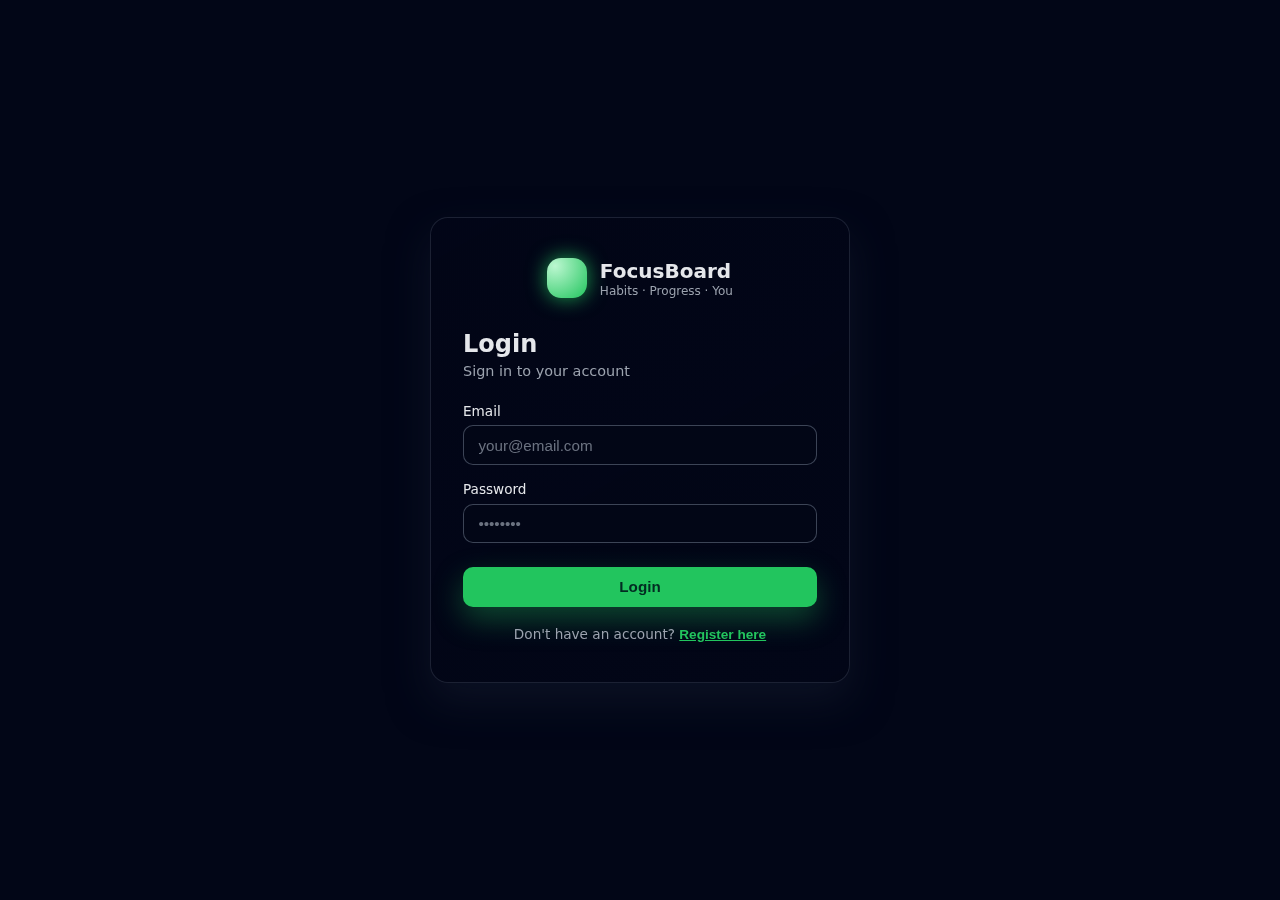
<file: frontend/index.html>
<!DOCTYPE html>
<html lang="en">
<head>
  <meta charset="UTF-8" />
  <meta name="viewport" content="width=device-width, initial-scale=1.0" />
  <title>Habit Tracker</title>
  <link rel="stylesheet" href="style.css" />
  <script>
    // Check authentication before loading app
    if (!localStorage.getItem("token")) {
      window.location.href = "auth.html";
    }
  </script>
</head>
<body>
  <div class="bg-gradient"></div>

  <div id="loadingOverlay" class="loading-overlay" aria-hidden="true">
    <div class="loader">Loading…</div>
  </div>

  <div class="shell">
    <aside class="sidebar">
      <div class="logo-block">
        <div class="logo-dot"></div>
        <div class="logo-text">
          <span class="logo-title">FocusBoard</span>
          <span class="logo-sub">Habits · Progress · You</span>
        </div>
      </div>

      <nav class="sidebar-nav">
        <button type="button" class="nav-item nav-item-active">
          <span class="nav-dot"></span>
          Overview
        </button>
        <button type="button" class="nav-item">
          <span class="nav-dot muted"></span>
          Habits
        </button>
        <button type="button" class="nav-item">
          <span class="nav-dot muted"></span>
          Analytics
        </button>
      </nav>

      <div class="sidebar-footer">
        <p>Synced with backend. Your habits are saved securely.</p>
        <button type="button" id="logoutBtn" class="logout-btn">Logout</button>
      </div>
    </aside>

    <main class="app">
      <header class="top-bar">
        <div class="month-block">
          <div class="month-label">Current cycle</div>
          <input
            type="text"
            id="monthNameInput"
            class="month-name"
            placeholder="Month name"
          />
          <div class="month-controls">
            <label for="monthLengthSelect">Days</label>
            <select id="monthLengthSelect">
              <option value="28">28</option>
              <option value="29">29</option>
              <option value="30" selected>30</option>
              <option value="31">31</option>
            </select>
            <button type="button" id="newMonthBtn" class="secondary-btn pill-btn">
              New cycle
            </button>
          </div>
        </div>

        <div class="summary">
          <div class="summary-item">
            <span class="label">Habits</span>
            <span class="value" id="numHabits">0</span>
          </div>
          <div class="summary-item">
            <span class="label">Total completions</span>
            <span class="value" id="completedHabits">0</span>
          </div>
          <div class="summary-item">
            <span class="label">Overall progress</span>
            <span class="value highlight" id="overallProgress">0%</span>
          </div>
        </div>
      </header>

      <section class="controls">
        <form id="addHabitForm" class="add-habit-form">
          <div class="field-group">
            <label for="newHabitName">Add new habit</label>
            <input
              type="text"
              id="newHabitName"
              placeholder="e.g. Morning run, Study 2 hrs"
              autocomplete="off"
            />
          </div>
          <button type="submit" class="primary-btn pill-btn">
            + Add
          </button>
        </form>
        <div style="display:flex;gap:0.6rem;align-items:center;">
          <button type="button" id="saveBtn" class="secondary-btn pill-btn">Save</button>
          <button type="button" id="resetAllBtn" class="danger-btn pill-btn">Reset everything</button>
          <span id="saveStatus" aria-live="polite" style="font-size:0.85rem;color:var(--text-muted);"></span>
        </div>
      </section>

      <section class="grid-section card">
        <div class="section-header">
          <h2>Daily checklist</h2>
          <p class="section-sub">
            Check off what you actually did. The rest is just intentions.
          </p>
        </div>
        <div class="table-wrapper">
          <table id="habitTable">
            <thead>
              <tr>
                <!-- header injected by JS -->
              </tr>
            </thead>
            <tbody>
              <!-- rows injected by JS -->
            </tbody>
            <tfoot>
              <!-- summary injected by JS -->
            </tfoot>
          </table>
        </div>
      </section>

      <section class="analysis-section card">
        <div class="section-header">
          <h2>Habit analysis</h2>
          <p class="section-sub">
            Set realistic goals per habit and watch the completion bars move.
          </p>
        </div>
        <table id="analysisTable">
          <thead>
            <tr>
              <th>Habit</th>
              <th>Goal (days)</th>
              <th>Actual</th>
              <th>Progress</th>
            </tr>
          </thead>
          <tbody>
            <!-- rows injected by JS -->
          </tbody>
        </table>
      </section>
    </main>
  </div>

  <script src="script.js" defer></script>
</body>
</html>
</file>
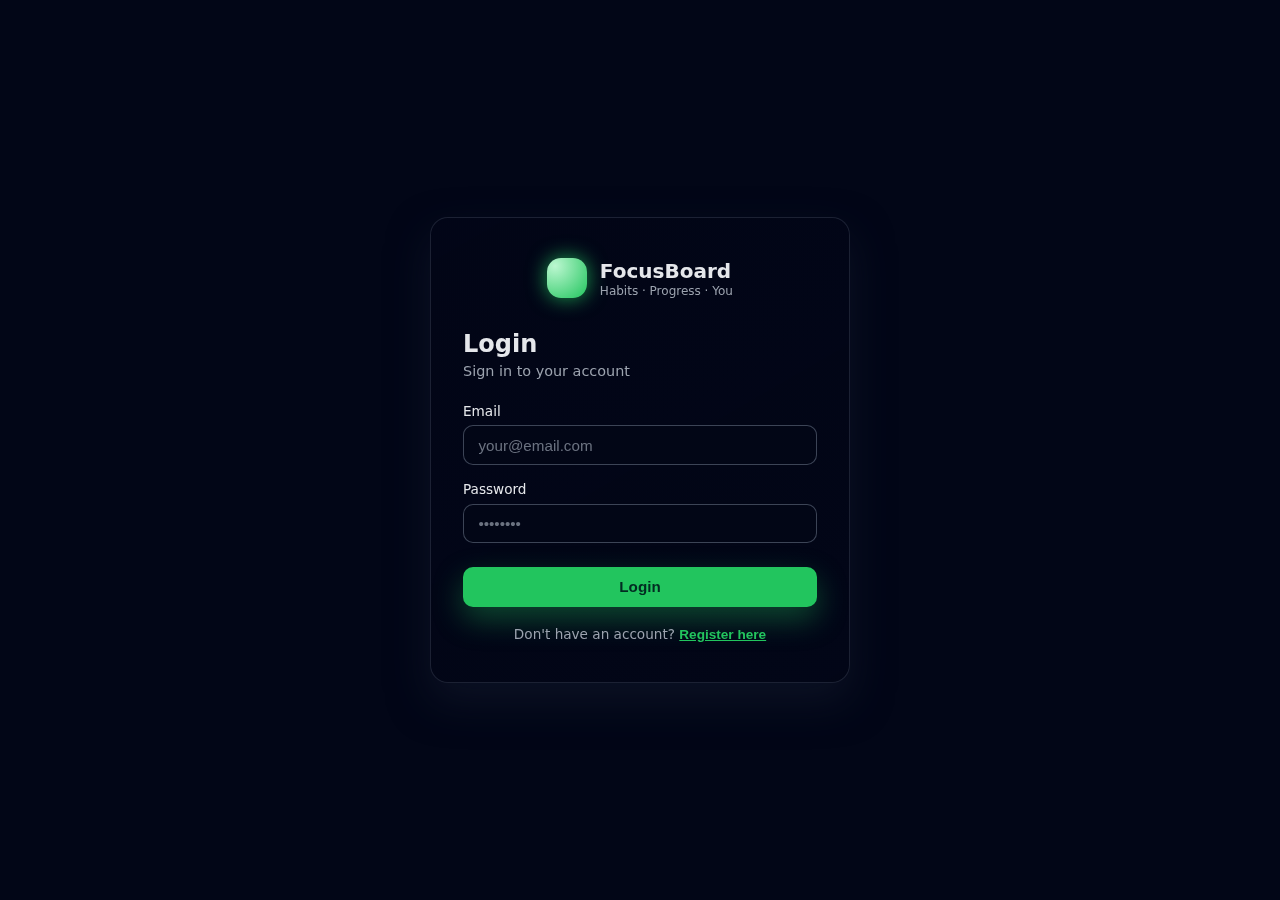
<file: frontend/auth.html>
<!DOCTYPE html>
<html lang="en">
<head>
  <meta charset="UTF-8" />
  <meta name="viewport" content="width=device-width, initial-scale=1.0" />
  <title>FocusBoard - Login</title>
  <link rel="stylesheet" href="auth-style.css" />
</head>
<body>
  <div class="auth-container">
    <div class="auth-card">
      <div class="auth-logo">
        <div class="logo-dot"></div>
        <div class="logo-text">
          <span class="logo-title">FocusBoard</span>
          <span class="logo-sub">Habits · Progress · You</span>
        </div>
      </div>

      <!-- LOGIN FORM -->
      <form id="loginForm" class="auth-form active">
        <h2>Login</h2>
        <p class="form-sub">Sign in to your account</p>

        <div class="form-group">
          <label for="loginEmail">Email</label>
          <input
            type="email"
            id="loginEmail"
            placeholder="your@email.com"
            required
          />
        </div>

        <div class="form-group">
          <label for="loginPassword">Password</label>
          <input
            type="password"
            id="loginPassword"
            placeholder="••••••••"
            required
          />
        </div>

        <button type="submit" class="auth-btn">Login</button>

        <p class="form-toggle">
          Don't have an account?
          <button type="button" onclick="toggleForms()">Register here</button>
        </p>
      </form>

      <!-- REGISTER FORM -->
      <form id="registerForm" class="auth-form">
        <h2>Create Account</h2>
        <p class="form-sub">Join FocusBoard today</p>

        <div class="form-group">
          <label for="regName">Name</label>
          <input
            type="text"
            id="regName"
            placeholder="Your name"
            required
          />
        </div>

        <div class="form-group">
          <label for="regEmail">Email</label>
          <input
            type="email"
            id="regEmail"
            placeholder="your@email.com"
            required
          />
        </div>

        <div class="form-group">
          <label for="regPassword">Password</label>
          <input
            type="password"
            id="regPassword"
            placeholder="••••••••"
            required
          />
        </div>

        <div class="form-group">
          <label for="regConfirmPassword">Confirm Password</label>
          <input
            type="password"
            id="regConfirmPassword"
            placeholder="••••••••"
            required
          />
        </div>

        <button type="submit" class="auth-btn">Register</button>

        <p class="form-toggle">
          Already have an account?
          <button type="button" onclick="toggleForms()">Login here</button>
        </p>
      </form>

      <div id="errorMsg" class="error-msg"></div>
      <div id="successMsg" class="success-msg"></div>
    </div>
  </div>

  <script src="auth.js"></script>
</body>
</html>
</file>
<file: frontend/style.css>
/* -------- base & layout -------- */

*,
*::before,
*::after {
  box-sizing: border-box;
  margin: 0;
  padding: 0;
}

:root {
  --bg-main: #020617;
  --panel: rgba(15, 23, 42, 0.92);
  --panel-soft: rgba(15, 23, 42, 0.7);
  --border-subtle: rgba(148, 163, 184, 0.18);
  --accent: #22c55e;
  --accent-soft: rgba(34, 197, 94, 0.12);
  --danger: #f97373;
  --danger-strong: #ef4444;
  --text-main: #e5e7eb;
  --text-muted: #9ca3af;
  --shadow-soft: 0 18px 40px rgba(15, 23, 42, 0.7);
  --radius-lg: 18px;
  --radius-md: 12px;
  --radius-pill: 999px;
}

body {
  font-family: system-ui, -apple-system, BlinkMacSystemFont, "Segoe UI",
    sans-serif;
  background: var(--bg-main);
  color: var(--text-main);
  min-height: 100vh;
  display: flex;
  justify-content: center;
  padding: 1.5rem;
}

/* subtle animated gradient background */
.bg-gradient {
  position: fixed;
  inset: 0;
  pointer-events: none;
  background: radial-gradient(circle at 0% 0%, #22c55e11, transparent 55%),
    radial-gradient(circle at 100% 0%, #38bdf811, transparent 55%),
    radial-gradient(circle at 0% 100%, #a855f711, transparent 55%);
  opacity: 0.9;
  z-index: -1;
}

.shell {
  width: 100%;
  max-width: 1280px;
  display: grid;
  grid-template-columns: 260px minmax(0, 1fr);
  gap: 1.25rem;
}

/* -------- sidebar -------- */

.sidebar {
  background: linear-gradient(150deg, #020617dd, #020617f5);
  border-radius: var(--radius-lg);
  border: 1px solid var(--border-subtle);
  box-shadow: var(--shadow-soft);
  padding: 1.3rem 1.1rem 1.1rem;
  display: flex;
  flex-direction: column;
  gap: 1.2rem;
}

.logo-block {
  display: flex;
  align-items: center;
  gap: 0.6rem;
  margin-bottom: 0.4rem;
}

.logo-dot {
  width: 30px;
  height: 30px;
  border-radius: 12px;
  background: radial-gradient(circle at 20% 20%, #bbf7d0, #22c55e);
  box-shadow: 0 0 20px rgba(34, 197, 94, 0.8);
}

.logo-text {
  display: flex;
  flex-direction: column;
  gap: 0.05rem;
}

.logo-title {
  font-size: 1.05rem;
  font-weight: 600;
}

.logo-sub {
  font-size: 0.7rem;
  color: var(--text-muted);
}

.sidebar-nav {
  display: flex;
  flex-direction: column;
  gap: 0.35rem;
  margin-top: 0.4rem;
}

.nav-item {
  border-radius: 12px;
  border: none;
  background: transparent;
  color: var(--text-muted);
  font-size: 0.85rem;
  text-align: left;
  padding: 0.4rem 0.5rem;
  display: flex;
  align-items: center;
  gap: 0.35rem;
  cursor: default;
}

.nav-item-active {
  background: rgba(34, 197, 94, 0.15);
  color: var(--text-main);
}

.nav-dot {
  width: 8px;
  height: 8px;
  border-radius: 999px;
  background: var(--accent);
}

.nav-dot.muted {
  background: #4b5563;
}

.sidebar-footer {
  margin-top: auto;
  font-size: 0.75rem;
  color: var(--text-muted);
  padding-top: 0.75rem;
  border-top: 1px dashed rgba(148, 163, 184, 0.25);
}

.logout-btn {
  width: 100%;
  margin-top: 0.75rem;
  padding: 0.45rem 0.7rem;
  border-radius: 8px;
  border: 1px solid rgba(248, 113, 113, 0.5);
  background: rgba(248, 113, 113, 0.1);
  color: #fca5a5;
  font-size: 0.8rem;
  font-weight: 500;
  cursor: pointer;
  transition: background 0.2s ease, border-color 0.2s ease;
}

.logout-btn:hover {
  background: rgba(248, 113, 113, 0.2);
  border-color: rgba(248, 113, 113, 0.7);
  color: #f97373;
}

#saveStatus {
  margin-left: 0.4rem;
  color: var(--text-muted);
}

/* Loading overlay */
.loading-overlay {
  position: fixed;
  inset: 0;
  display: flex;
  align-items: center;
  justify-content: center;
  background: rgba(2,6,23,0.6);
  z-index: 1000;
  color: var(--text-main);
  font-size: 1.05rem;
  backdrop-filter: blur(4px);
}

.loading-overlay .loader {
  background: rgba(0,0,0,0.35);
  padding: 0.9rem 1.1rem;
  border-radius: 10px;
  border: 1px solid rgba(148,163,184,0.12);
}

.loading-overlay[aria-hidden="true"] {
  display: none;
}

/* -------- main app -------- */

.app {
  background: var(--panel-soft);
  border-radius: var(--radius-lg);
  border: 1px solid rgba(148, 163, 184, 0.18);
  box-shadow: var(--shadow-soft);
  padding: 1.5rem 1.8rem 2.1rem;
  backdrop-filter: blur(32px);
  display: flex;
  flex-direction: column;
  gap: 1.4rem;
}

/* header */

.top-bar {
  display: flex;
  flex-wrap: wrap;
  justify-content: space-between;
  gap: 1.2rem;
  align-items: flex-start;
}

.month-block {
  display: flex;
  flex-direction: column;
  gap: 0.45rem;
}

.month-label {
  font-size: 0.75rem;
  text-transform: uppercase;
  letter-spacing: 0.08em;
  color: var(--text-muted);
}

.month-name {
  font-size: 1.5rem;
  font-weight: 600;
  background: transparent;
  border: none;
  border-radius: 0;
  border-bottom: 1px solid rgba(148, 163, 184, 0.5);
  color: var(--text-main);
  padding-bottom: 0.15rem;
  max-width: 260px;
}

.month-name::placeholder {
  color: #6b7280;
}

.month-name:focus {
  outline: none;
  border-color: var(--accent);
}

.month-controls {
  display: inline-flex;
  align-items: center;
  gap: 0.4rem;
  font-size: 0.8rem;
  color: var(--text-muted);
}

.month-controls select {
  background: #020617aa;
  color: var(--text-main);
  border-radius: 999px;
  border: 1px solid rgba(148, 163, 184, 0.6);
  padding: 0.18rem 0.55rem;
  font-size: 0.8rem;
}

.summary {
  display: flex;
  flex-wrap: wrap;
  gap: 0.7rem;
}

.summary-item {
  background: linear-gradient(145deg, #020617cc, #0b1120f0);
  border-radius: 14px;
  padding: 0.6rem 0.9rem;
  min-width: 130px;
  border: 1px solid rgba(148, 163, 184, 0.35);
  position: relative;
  overflow: hidden;
}

.summary-item::before {
  content: "";
  position: absolute;
  inset: -40%;
  background: radial-gradient(circle at 0 0, #22c55e22, transparent 60%);
  opacity: 0.8;
  pointer-events: none;
}

.summary-item .label {
  display: block;
  font-size: 0.75rem;
  color: var(--text-muted);
}

.summary-item .value {
  position: relative;
  font-size: 1.1rem;
  font-weight: 600;
}

.summary-item .value.highlight {
  font-size: 1.2rem;
}

/* -------- controls -------- */

.controls {
  display: flex;
  flex-wrap: wrap;
  justify-content: space-between;
  gap: 1rem;
  align-items: center;
}

.add-habit-form {
  display: flex;
  flex-wrap: wrap;
  gap: 0.7rem;
  align-items: flex-end;
}

.field-group {
  display: flex;
  flex-direction: column;
  gap: 0.25rem;
}

.field-group label {
  font-size: 0.8rem;
  color: var(--text-muted);
}

.field-group input {
  padding: 0.45rem 0.7rem;
  border-radius: 10px;
  border: 1px solid rgba(148, 163, 184, 0.55);
  background: rgba(15, 23, 42, 0.8);
  color: var(--text-main);
  min-width: 230px;
  font-size: 0.85rem;
}

.field-group input::placeholder {
  color: #6b7280;
}

/* buttons */

.primary-btn,
.secondary-btn,
.danger-btn,
.icon-btn {
  border-radius: var(--radius-pill);
  border: none;
  font-size: 0.85rem;
  font-weight: 500;
  padding: 0.42rem 0.9rem;
  display: inline-flex;
  align-items: center;
  justify-content: center;
  gap: 0.25rem;
  cursor: pointer;
  transition: transform 0.1s ease, box-shadow 0.1s ease,
    background 0.12s ease, border-color 0.12s ease;
}

.pill-btn {
  padding-inline: 1rem;
}

.primary-btn {
  background: var(--accent);
  color: #022c22;
  box-shadow: 0 12px 30px rgba(34, 197, 94, 0.35);
}

.primary-btn:hover {
  transform: translateY(-1px);
  box-shadow: 0 16px 38px rgba(34, 197, 94, 0.45);
}

.secondary-btn {
  background: rgba(15, 23, 42, 0.95);
  color: var(--text-main);
  border: 1px solid rgba(148, 163, 184, 0.5);
}

.secondary-btn:hover {
  background: #020617;
}

.danger-btn {
  background: rgba(248, 113, 113, 0.1);
  color: var(--danger);
  border: 1px solid rgba(248, 113, 113, 0.7);
}

.danger-btn:hover {
  background: rgba(239, 68, 68, 0.2);
  color: var(--danger-strong);
}

.icon-btn {
  padding: 0.18rem 0.55rem;
  font-size: 0.72rem;
  border-radius: 8px;
  background: rgba(15, 23, 42, 0.92);
  color: var(--text-muted);
  border: 1px solid rgba(148, 163, 184, 0.3);
}

.icon-btn:hover {
  background: #020617;
  color: var(--text-main);
}

/* -------- cards / sections -------- */

.card {
  background: var(--panel);
  border-radius: var(--radius-md);
  border: 1px solid var(--border-subtle);
  padding: 1rem 1.1rem 1.1rem;
  backdrop-filter: blur(24px);
}

.section-header {
  display: flex;
  flex-wrap: wrap;
  justify-content: space-between;
  gap: 0.4rem;
  align-items: baseline;
  margin-bottom: 0.7rem;
}

.section-header h2 {
  font-size: 1rem;
  font-weight: 600;
}

.section-sub {
  font-size: 0.75rem;
  color: var(--text-muted);
}

/* -------- habit table -------- */

.table-wrapper {
  overflow-x: auto;
  border-radius: 14px;
  border: 1px solid rgba(51, 65, 85, 0.85);
}

#habitTable {
  width: 100%;
  border-collapse: collapse;
  background: rgba(15, 23, 42, 0.9);
  font-size: 0.78rem;
}

#habitTable thead {
  background: linear-gradient(135deg, #020617, #020617ee);
  position: sticky;
  top: 0;
  z-index: 3;
}

#habitTable th,
#habitTable td {
  border: 1px solid rgba(30, 41, 59, 0.9);
  padding: 0.22rem 0.3rem;
  text-align: center;
  white-space: nowrap;
}

#habitTable th:first-child,
#habitTable td:first-child {
  text-align: left;
  min-width: 220px;
  position: sticky;
  left: 0;
  background: rgba(15, 23, 42, 0.98);
  z-index: 4;
}

#habitTable th {
  font-weight: 500;
  font-size: 0.75rem;
  color: var(--text-muted);
}

#habitTable tbody tr:nth-child(even) {
  background: rgba(15, 23, 42, 0.98);
}

#habitTable tbody tr:nth-child(odd) {
  background: rgba(15, 23, 42, 0.93);
}

.habit-name-cell {
  display: flex;
  align-items: center;
  justify-content: space-between;
  gap: 0.35rem;
}

.habit-name {
  flex: 1;
}

/* checkboxes */

#habitTable input[type="checkbox"] {
  width: 15px;
  height: 15px;
  cursor: pointer;
  accent-color: var(--accent);
}

#habitTable tfoot td {
  background: rgba(15, 23, 42, 0.96);
  font-size: 0.7rem;
  color: var(--text-muted);
}

#habitTable tfoot td:first-child {
  font-weight: 600;
  color: var(--text-main);
}

/* -------- analysis table -------- */

.analysis-section {
  margin-top: 0.2rem;
}

#analysisTable {
  width: 100%;
  border-collapse: collapse;
  background: rgba(15, 23, 42, 0.9);
  font-size: 0.8rem;
  border-radius: 14px;
  overflow: hidden;
}

#analysisTable th,
#analysisTable td {
  border: 1px solid rgba(30, 41, 59, 0.9);
  padding: 0.4rem 0.5rem;
  text-align: left;
}

#analysisTable thead {
  background: linear-gradient(135deg, #020617, #020617ee);
}

#analysisTable th:nth-child(2),
#analysisTable th:nth-child(3),
#analysisTable td:nth-child(2),
#analysisTable td:nth-child(3) {
  text-align: center;
  width: 70px;
}

.goal-input {
  width: 64px;
  padding: 0.2rem 0.25rem;
  border-radius: 8px;
  border: 1px solid rgba(148, 163, 184, 0.6);
  background: rgba(15, 23, 42, 0.96);
  color: var(--text-main);
  text-align: center;
  font-size: 0.75rem;
}

.goal-input:focus {
  outline: none;
  border-color: var(--accent);
}

/* progress bars */

.bar-bg {
  width: 100%;
  height: 16px;
  background: rgba(15, 23, 42, 0.96);
  border-radius: 999px;
  overflow: hidden;
  border: 1px solid rgba(148, 163, 184, 0.3);
  position: relative;
}

.bar-fill {
  height: 100%;
  width: 0%;
  background: linear-gradient(90deg, #bbf7d0, var(--accent));
  box-shadow: 0 0 14px rgba(34, 197, 94, 0.8);
  transition: width 0.18s ease-out;
}

/* -------- habit sections: consistent bold + uppercase -------- */
/* Apply to habit table, analysis table, summaries and section headers */
#habitTable th,
#habitTable td,
.habit-name,
#habitTable tfoot td,
#analysisTable th,
#analysisTable td,
.section-header h2,
.section-sub,
.summary-item .label,
.summary-item .value {
  text-transform: uppercase;
  font-weight: 700;
  letter-spacing: 0.03em;
}

/* -------- responsive -------- */

@media (max-width: 900px) {
  .shell {
    grid-template-columns: minmax(0, 1fr);
  }

  .sidebar {
    display: none;
  }

  .app {
    padding-inline: 1.1rem;
  }
}

@media (max-width: 720px) {
  .top-bar {
    flex-direction: column;
  }

  .summary {
    width: 100%;
  }

  .summary-item {
    flex: 1;
  }

  .controls {
    flex-direction: column;
    align-items: stretch;
  }

  .add-habit-form {
    width: 100%;
  }

  .field-group input {
    width: 100%;
  }

  .danger-btn {
    align-self: flex-start;
  }
}
</file>
<file: frontend/auth-style.css>
/* -------- AUTH PAGE BASE -------- */

*,
*::before,
*::after {
  box-sizing: border-box;
  margin: 0;
  padding: 0;
}

:root {
  --bg-main: #020617;
  --panel: rgba(15, 23, 42, 0.92);
  --border-subtle: rgba(148, 163, 184, 0.18);
  --accent: #22c55e;
  --accent-soft: rgba(34, 197, 94, 0.12);
  --text-main: #e5e7eb;
  --text-muted: #9ca3af;
  --error: #f97373;
  --shadow-soft: 0 18px 40px rgba(15, 23, 42, 0.7);
  --radius-lg: 18px;
  --radius-md: 12px;
}

body {
  font-family: system-ui, -apple-system, BlinkMacSystemFont, "Segoe UI",
    sans-serif;
  background: var(--bg-main);
  color: var(--text-main);
  min-height: 100vh;
  display: flex;
  justify-content: center;
  align-items: center;
  padding: 1.5rem;
}

/* subtle animated gradient background */
.bg-gradient {
  position: fixed;
  inset: 0;
  pointer-events: none;
  background: radial-gradient(circle at 0% 0%, #22c55e11, transparent 55%),
    radial-gradient(circle at 100% 0%, #38bdf811, transparent 55%),
    radial-gradient(circle at 0% 100%, #a855f711, transparent 55%);
  opacity: 0.9;
  z-index: -1;
}

/* -------- AUTH CONTAINER -------- */

.auth-container {
  width: 100%;
  max-width: 420px;
}

.auth-card {
  background: linear-gradient(150deg, #020617dd, #020617f5);
  border-radius: var(--radius-lg);
  border: 1px solid var(--border-subtle);
  box-shadow: var(--shadow-soft);
  padding: 2.5rem 2rem;
  backdrop-filter: blur(32px);
}

/* -------- LOGO -------- */

.auth-logo {
  display: flex;
  align-items: center;
  gap: 0.8rem;
  margin-bottom: 2rem;
  justify-content: center;
}

.logo-dot {
  width: 40px;
  height: 40px;
  border-radius: 14px;
  background: radial-gradient(circle at 20% 20%, #bbf7d0, #22c55e);
  box-shadow: 0 0 20px rgba(34, 197, 94, 0.8);
}

.logo-text {
  display: flex;
  flex-direction: column;
  gap: 0.05rem;
}

.logo-title {
  font-size: 1.25rem;
  font-weight: 700;
}

.logo-sub {
  font-size: 0.75rem;
  color: var(--text-muted);
}

/* -------- FORMS -------- */

.auth-form {
  display: none;
}

.auth-form.active {
  display: block;
  animation: fadeIn 0.3s ease-in-out;
}

@keyframes fadeIn {
  from {
    opacity: 0;
    transform: translateY(10px);
  }
  to {
    opacity: 1;
    transform: translateY(0);
  }
}

.auth-form h2 {
  font-size: 1.5rem;
  margin-bottom: 0.3rem;
  color: var(--text-main);
}

.form-sub {
  font-size: 0.9rem;
  color: var(--text-muted);
  margin-bottom: 1.5rem;
}

/* -------- FORM GROUPS -------- */

.form-group {
  display: flex;
  flex-direction: column;
  gap: 0.4rem;
  margin-bottom: 1rem;
}

.form-group label {
  font-size: 0.85rem;
  font-weight: 500;
  color: var(--text-main);
  display: block;
}

.form-group input {
  padding: 0.65rem 0.9rem;
  border-radius: 10px;
  border: 1px solid rgba(148, 163, 184, 0.4);
  background: rgba(2, 6, 23, 0.8);
  color: var(--text-main);
  font-size: 0.95rem;
  transition: border-color 0.2s ease, box-shadow 0.2s ease;
}

.form-group input::placeholder {
  color: #6b7280;
}

.form-group input:focus {
  outline: none;
  border-color: var(--accent);
  box-shadow: 0 0 12px rgba(34, 197, 94, 0.3);
}

/* -------- AUTH BUTTON -------- */

.auth-btn {
  width: 100%;
  padding: 0.7rem 1rem;
  border-radius: 10px;
  border: none;
  background: var(--accent);
  color: #022c22;
  font-size: 0.95rem;
  font-weight: 600;
  cursor: pointer;
  transition: transform 0.1s ease, box-shadow 0.1s ease, background 0.12s ease;
  box-shadow: 0 12px 30px rgba(34, 197, 94, 0.35);
  margin-top: 0.5rem;
}

.auth-btn:hover {
  transform: translateY(-2px);
  box-shadow: 0 16px 38px rgba(34, 197, 94, 0.45);
}

.auth-btn:active {
  transform: translateY(0);
}

.auth-btn:disabled {
  opacity: 0.5;
  cursor: not-allowed;
}

/* -------- FORM TOGGLE -------- */

.form-toggle {
  font-size: 0.85rem;
  color: var(--text-muted);
  text-align: center;
  margin-top: 1.2rem;
}

.form-toggle button {
  background: none;
  border: none;
  color: var(--accent);
  font-weight: 600;
  cursor: pointer;
  text-decoration: underline;
  transition: color 0.2s ease;
  font-size: 0.85rem;
}

.form-toggle button:hover {
  color: #16a34a;
}

/* -------- MESSAGES -------- */

.error-msg,
.success-msg {
  margin-top: 1rem;
  padding: 0.8rem 1rem;
  border-radius: 8px;
  font-size: 0.85rem;
  display: none;
  animation: slideIn 0.3s ease-in-out;
}

@keyframes slideIn {
  from {
    opacity: 0;
    transform: translateY(-10px);
  }
  to {
    opacity: 1;
    transform: translateY(0);
  }
}

.error-msg {
  background: rgba(249, 115, 115, 0.15);
  color: #fca5a5;
  border: 1px solid rgba(249, 115, 115, 0.4);
}

.error-msg.show {
  display: block;
}

.success-msg {
  background: rgba(34, 197, 94, 0.15);
  color: #86efac;
  border: 1px solid rgba(34, 197, 94, 0.4);
}

.success-msg.show {
  display: block;
}

/* -------- RESPONSIVE -------- */

@media (max-width: 480px) {
  .auth-card {
    padding: 1.5rem 1rem;
  }

  .auth-logo {
    margin-bottom: 1.5rem;
  }

  .form-group input {
    font-size: 16px; /* prevents zoom on iOS */
  }
}
</file>
